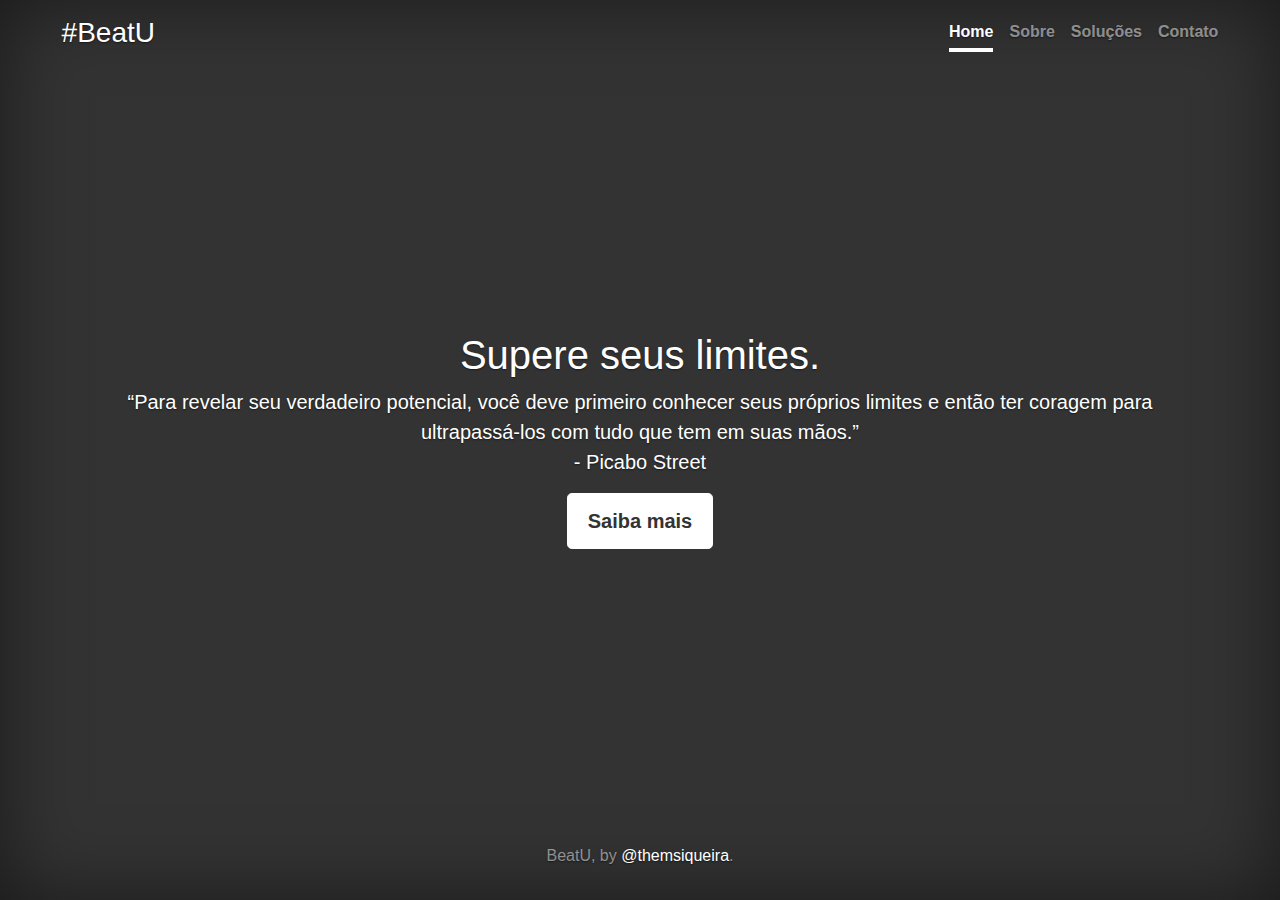
<file: index.html>
<!doctype html>
<html lang="en">
  <head>
    <meta charset="utf-8">
    <meta name="viewport" content="width=device-width, initial-scale=1, shrink-to-fit=no">
    <link rel="icon" type="image/png" href="./aventureiro.png"/>
    <meta name="description" content="">
    <meta name="author" content="">
    <link rel="stylesheet" href="https://maxcdn.bootstrapcdn.com/bootstrap/4.5.2/css/bootstrap.min.css">
    <script src="https://ajax.googleapis.com/ajax/libs/jquery/3.5.1/jquery.min.js"></script>
    <script src="https://cdnjs.cloudflare.com/ajax/libs/popper.js/1.16.0/umd/popper.min.js"></script>
    <script src="https://maxcdn.bootstrapcdn.com/bootstrap/4.5.2/js/bootstrap.min.js"></script>

    <title>BeatU - Ajudando você a superar limites</title>
    <link href="index.css" rel="stylesheet">
  </head>


  <body class="text-center">

    <div class="cover-container d-flex h-100 p-3 mx-auto flex-column">
      <header class="masthead mb-auto">
        <div class="inner">
          <h3 class="masthead-brand"><a href="./index.html">#BeatU</a></h3>
          <nav class="nav nav-masthead justify-content-center">
            <a class="nav-link active" href="./index.html">Home</a>
            <a class="nav-link" href="./about.html">Sobre</a>
            <a class="nav-link" href="./jobs.html">Soluções</a>
            <a class="nav-link" href="./contact.html">Contato</a>
          </nav>
        </div>
      </header>

      <main role="main" class="inner cover">
        <h1 class="cover-heading">Supere seus limites.</h1>
        <p class="lead">
          “Para revelar seu verdadeiro potencial, você deve primeiro conhecer seus próprios limites e então ter coragem para ultrapassá-los com tudo que tem em suas mãos.” 
          </br> - Picabo Street
        </p>
        <p class="lead">
          <a href="./about.html" class="btn btn-lg btn-secondary">Saiba mais</a>
        </p>
      </main>
  
      <footer class="mastfoot mt-auto">
        <div class="inner">
          <p>BeatU, by <a href="https://github.com/themsiqueira">@themsiqueira</a>.</p>
        </div>
      </footer>
    </div>

    
  </body>
</html>
</file>
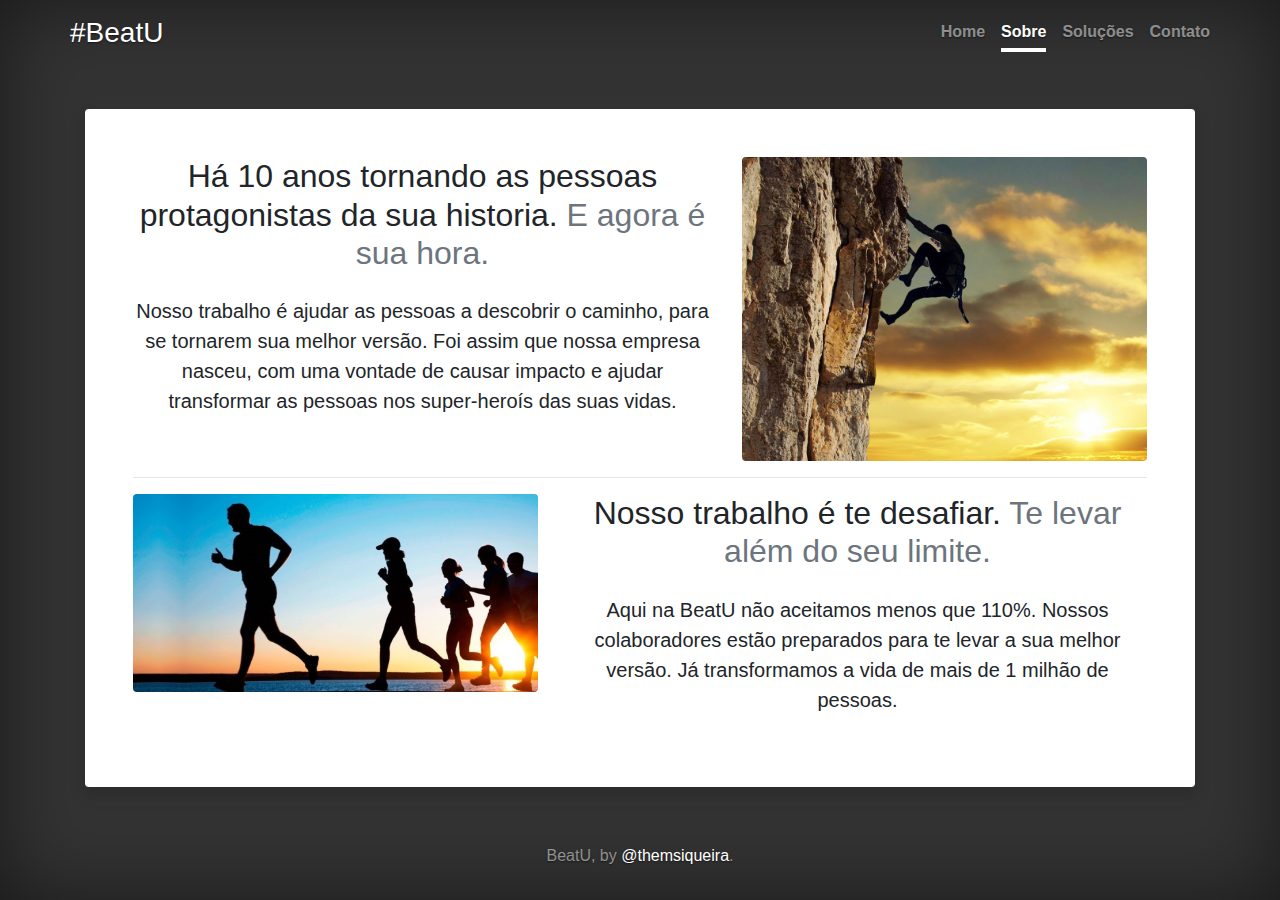
<file: about.html>
<!doctype html>
<html lang="en">
  <head>
    <meta charset="utf-8">
    <meta name="viewport" content="width=device-width, initial-scale=1, shrink-to-fit=no">
    <link rel="icon" type="image/png" href="./aventureiro.png"/>
    <meta name="description" content="">
    <meta name="author" content="">
    <link rel="stylesheet" href="https://maxcdn.bootstrapcdn.com/bootstrap/4.5.2/css/bootstrap.min.css">
    <script src="https://ajax.googleapis.com/ajax/libs/jquery/3.5.1/jquery.min.js"></script>
    <script src="https://cdnjs.cloudflare.com/ajax/libs/popper.js/1.16.0/umd/popper.min.js"></script>
    <script src="https://maxcdn.bootstrapcdn.com/bootstrap/4.5.2/js/bootstrap.min.js"></script>
    <script>
      $(document).ready(function(){
        $('.toast').toast('show');
      });
    </script>

    <title>BeatU - Ajudando você a superar limites</title>
    <link href="about.css" rel="stylesheet">
  </head>


  <body class="text-center">

    <div class="cover-container d-flex h-100 p-3 mx-auto flex-column">
      <header class="masthead mb-auto">
        <div class="inner">
          <h3 class="masthead-brand"><a href="./index.html">#BeatU</a></h3>
          <nav class="nav nav-masthead justify-content-center">
            <a class="nav-link " href="./index.html">Home</a>
            <a class="nav-link active" href="./about.html">Sobre</a>
            <a class="nav-link" href="./jobs.html">Soluções</a>
            <a class="nav-link" href="./contact.html">Contato</a>
          </nav>
        </div>
      </header>

      <main role="main">
        <div class="container">
          <div class="card border-0 shadow my-5">
            <div class="card-body p-5">

              <div class="row featurette text-body">
                <div class="col-md-7">
                  <h2 class="featurette-heading">Há 10 anos tornando as pessoas protagonistas da sua historia. <span class="text-muted">E agora é sua hora.</span></h2>
                  <p class="lead my-4">Nosso trabalho é ajudar as pessoas a descobrir o caminho, para se tornarem sua melhor versão. Foi assim que nossa empresa nasceu, com uma vontade de causar impacto e ajudar transformar as pessoas nos super-heroís das suas vidas.</p>
                </div>
                <div class="col-md-5">
                  <img class="featurette-image img-fluid mx-auto rounded" src="climb.jpg" alt="Generic placeholder image">
                </div>
              </div>
      
              <hr class="featurette-divider">
      
              <div class="row featurette text-body">
                <div class="col-md-7 order-md-2">
                  <h2 class="featurette-heading">Nosso trabalho é te desafiar. <span class="text-muted">Te levar além do seu limite.</span></h2>
                  <p class="lead my-4">Aqui na BeatU não aceitamos menos que 110%. Nossos colaboradores estão preparados para te levar a sua melhor versão. Já transformamos a vida de mais de 1 milhão de pessoas.</p>
                </div>
                <div class="col-md-5 order-md-1">
                  <img class="featurette-image img-fluid mx-auto rounded" src="running.jpg" alt="Generic placeholder image">
                </div>
              </div>
      
            </div>
          </div>
        </div>
      </main>

      <footer class="mastfoot mt-auto">
        <div class="inner">
          <p>BeatU, by <a href="https://github.com/themsiqueira">@themsiqueira</a>.</p>
        </div>
      </footer>
    </div>
  </body>
</html>
</file>
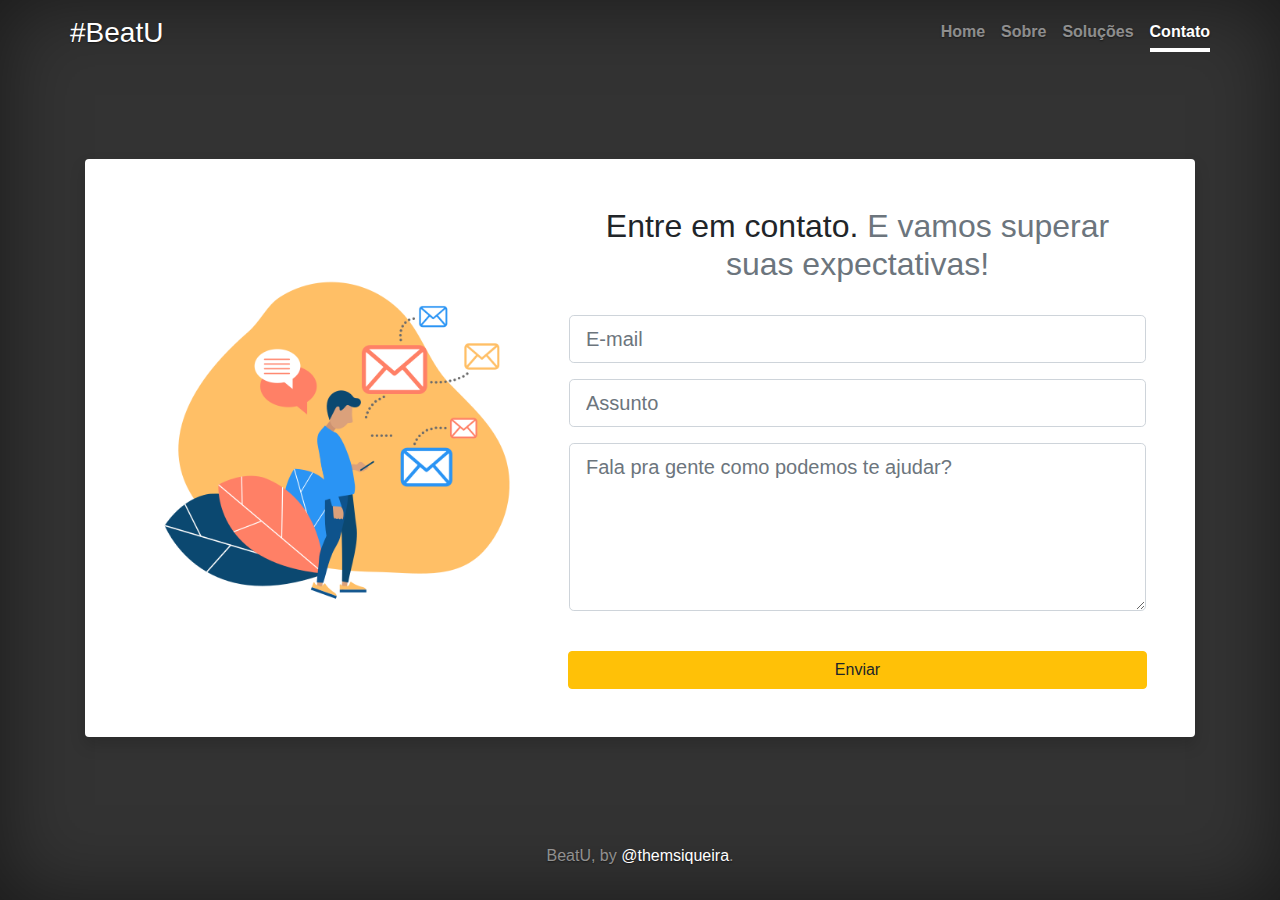
<file: contact.html>
<!doctype html>
<html lang="en">
  <head>
    <meta charset="utf-8">
    <meta name="viewport" content="width=device-width, initial-scale=1, shrink-to-fit=no">
    <link rel="icon" type="image/png" href="./aventureiro.png"/>
    <meta name="description" content="">
    <meta name="author" content="">
    <link rel="stylesheet" href="https://maxcdn.bootstrapcdn.com/bootstrap/4.5.2/css/bootstrap.min.css">
    <script src="https://ajax.googleapis.com/ajax/libs/jquery/3.5.1/jquery.min.js"></script>
    <script src="https://cdnjs.cloudflare.com/ajax/libs/popper.js/1.16.0/umd/popper.min.js"></script>
    <script src="https://maxcdn.bootstrapcdn.com/bootstrap/4.5.2/js/bootstrap.min.js"></script>
    <script>
      $(document).ready(function(){
        $(".close").click(function(){
          $("#myAlert").alert("close");
        });

        $("#form").click(function(){
          $("#myAlert").show();
          setTimeout(function pageRedirect() {
          window.location.replace("./index.html");
        }  , 3000);
        });
      });

    </script>

    <title>BeatU - Ajudando você a superar limites</title>
    <link href="about.css" rel="stylesheet">
  </head>


  <body class="text-center">

    <div class="cover-container d-flex h-100 p-3 mx-auto flex-column">
      <header class="masthead mb-auto">
        <div class="inner">
          <h3 class="masthead-brand"><a href="./index.html">#BeatU</a></h3>
          <nav class="nav nav-masthead justify-content-center">
            <a class="nav-link " href="./index.html">Home</a>
            <a class="nav-link" href="./about.html">Sobre</a>
            <a class="nav-link" href="./jobs.html">Soluções</a>
            <a class="nav-link active" href="./contact.html">Contato</a>
          </nav>
        </div>
      </header>

      <main role="main">
        <div class="container">
          <div class="card border-0 shadow my-5">
            <div class="card-body p-5">

              <div class="row featurette text-body">
                <div class="col-md-5 d-flex align-self-center">
                  <img class="featurette-image img-fluid mx-auto" src="./email.png" style="width: 400px; height: 400px;"/>
                </div>
                <div class="col-md-7">
                  <h2 class="featurette-heading">Entre em contato. <span class="text-muted">E vamos superar suas expectativas!</span></h2>
                  <form class="d-flex flex-column justify-content-end">
                    <div class="form-group p-3 row">
                      <input type="email" class="form-control form-control-lg my-2" id="colFormLabelLg" placeholder="E-mail">
                      <input type="text" class="form-control form-control-lg my-2" id="colFormLabelLg" placeholder="Assunto">
                      <textarea class="form-control form-control-lg my-2" rows="5" id="comment" placeholder="Fala pra gente como podemos te ajudar?"></textarea>
                    </div>
                    <button type="button" class="btn btn-warning" id="form">Enviar</button>
                  </form>
                </div>
              </div>
              <div class="alert alert-success alert-dismissible my-4" id="myAlert" style="display: none;">
                <a href="./index.html" class="close">&times;</a>
                <strong>Sucesso!</strong> Aguarde nosso retorno, em seu e-mail informado.
              </div>
            </div>
          </div>
        </div>
      </main>

      <footer class="mastfoot mt-auto">
        <div class="inner">
          <p>BeatU, by <a href="https://github.com/themsiqueira">@themsiqueira</a>.</p>
        </div>
      </footer>
    </div>
  </body>
</html>
</file>
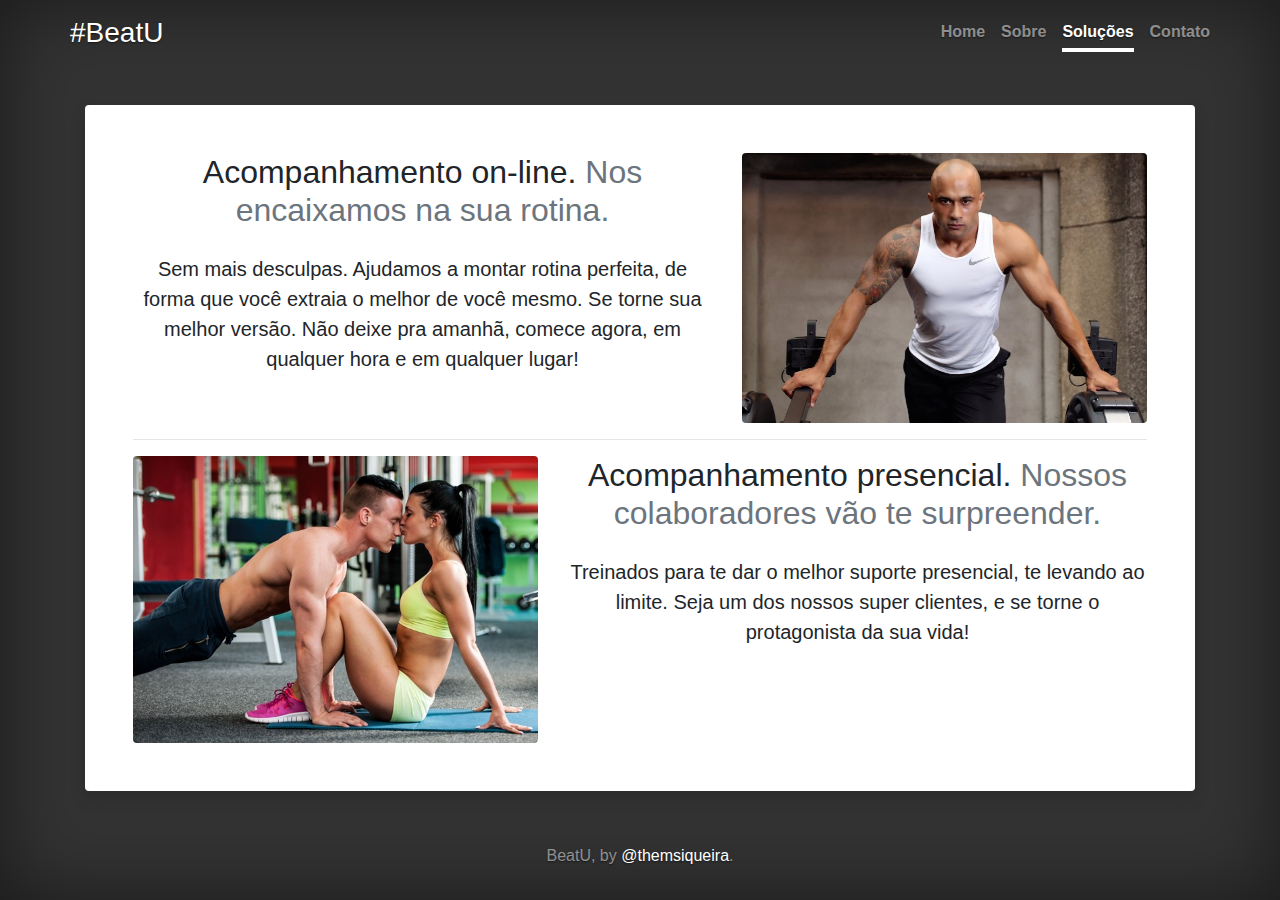
<file: jobs.html>
<!doctype html>
<html lang="en">
  <head>
    <meta charset="utf-8">
    <meta name="viewport" content="width=device-width, initial-scale=1, shrink-to-fit=no">
    <link rel="icon" type="image/png" href="./aventureiro.png"/>
    <meta name="description" content="">
    <meta name="author" content="">
    <link rel="stylesheet" href="https://maxcdn.bootstrapcdn.com/bootstrap/4.5.2/css/bootstrap.min.css">
    <script src="https://ajax.googleapis.com/ajax/libs/jquery/3.5.1/jquery.min.js"></script>
    <script src="https://cdnjs.cloudflare.com/ajax/libs/popper.js/1.16.0/umd/popper.min.js"></script>
    <script src="https://maxcdn.bootstrapcdn.com/bootstrap/4.5.2/js/bootstrap.min.js"></script>

    <title>BeatU - Ajudando você a superar limites</title>
    <link href="about.css" rel="stylesheet">
  </head>


  <body class="text-center">

    <div class="cover-container d-flex h-100 p-3 mx-auto flex-column">
      <header class="masthead mb-auto">
        <div class="inner">
          <h3 class="masthead-brand"><a href="./index.html">#BeatU</a></h3>
          <nav class="nav nav-masthead justify-content-center">
            <a class="nav-link" href="./index.html">Home</a>
            <a class="nav-link" href="./about.html">Sobre</a>
            <a class="nav-link active" href="./jobs.html">Soluções</a>
            <a class="nav-link" href="./contact.html">Contato</a>
          </nav>
        </div>
      </header>

      <main role="main">
        <div class="container">
          <div class="card border-0 shadow my-5">
            <div class="card-body p-5">

              <div class="row featurette text-body">
                <div class="col-md-7">
                  <h2 class="featurette-heading">Acompanhamento on-line. <span class="text-muted">Nos encaixamos na sua rotina.</span></h2>
                  <p class="lead my-4">Sem mais desculpas. Ajudamos a montar rotina perfeita, de forma que você extraia o melhor de você mesmo. Se torne sua melhor versão. Não deixe pra amanhã, comece agora, em qualquer hora e em qualquer lugar!</p>
                </div>
                <div class="col-md-5">
                  <img class="featurette-image img-fluid mx-auto rounded" src="instrutortwo.jpg" alt="Generic placeholder image">
                </div>
              </div>
      
              <hr class="featurette-divider">
      
              <div class="row featurette text-body">
                <div class="col-md-7 order-md-2">
                  <h2 class="featurette-heading">Acompanhamento presencial. <span class="text-muted">Nossos colaboradores vão te surpreender.</span></h2>
                  <p class="lead my-4">Treinados para te dar o melhor suporte presencial, te levando ao limite. Seja um dos nossos super clientes, e se torne o protagonista da sua vida!</p>
                </div>
                <div class="col-md-5 order-md-1">
                  <img class="featurette-image img-fluid mx-auto rounded" src="intrutorone.jpg" alt="Generic placeholder image">
                </div>
              </div>
      
            </div>
          </div>
        </div>
      </main>

      <footer class="mastfoot mt-auto">
        <div class="inner">
          <p>BeatU, by <a href="https://github.com/themsiqueira">@themsiqueira</a>.</p>
        </div>
      </footer>
    </div>
  </body>
</html>
</file>
<file: index.css>
/*
 * Globals
 */

/* Links */
a,
a:focus,
a:hover {
  color: #fff;
}

/* Custom default button */
.btn-secondary,
.btn-secondary:hover,
.btn-secondary:focus {
  color: #333;
  text-shadow: none; /* Prevent inheritance from `body` */
  background-color: #fff;
  border: .05rem solid #fff;
}


/*
 * Base structure
 */

html,
body {
  height: 100%;
  background-color: #333;
}

body {
    background: url('https://source.unsplash.com/twukN12EN7c/1920x1080') no-repeat center center fixed;
    -webkit-background-size: cover;
    -moz-background-size: cover;
    background-size: cover;
    -o-background-size: cover;
    display: -ms-flexbox;
    display: -webkit-box;
    display: flex;
    -ms-flex-pack: center;
    -webkit-box-pack: center;
    justify-content: center;
    color: #fff;
    text-shadow: 0 .05rem .1rem rgba(0, 0, 0, .5);
    box-shadow: inset 0 0 5rem rgba(0, 0, 0, .5);
}

.cover-container {
  max-width: 74.3em;
}

/*
 * Header
 */
.masthead {
  margin-bottom: 2rem;
}

.masthead-brand {
  margin-bottom: 0;
}

.nav-masthead .nav-link {
  padding: .25rem 0;
  font-weight: 700;
  color: rgba(255, 255, 255, .5);
  background-color: transparent;
  border-bottom: .25rem solid transparent;
}

.nav-masthead .nav-link:hover,
.nav-masthead .nav-link:focus {
  border-bottom-color: rgba(255, 255, 255, .25);
}

.nav-masthead .nav-link + .nav-link {
  margin-left: 1rem;
}

.nav-masthead .active {
  color: #fff;
  border-bottom-color: #fff;
}

@media (min-width: 48em) {
  .masthead-brand {
    float: left;
  }
  .nav-masthead {
    float: right;
  }
}


/*
 * Cover
 */
.cover {
  padding: 0 1.5rem;
}
.cover .btn-lg {
  padding: .75rem 1.25rem;
  font-weight: 700;
}


/*
 * Footer
 */
.mastfoot {
  color: rgba(255, 255, 255, .5);
}
</file>
<file: about.css>
/*
 * Globals
 */

/* Links */
a,
a:focus,
a:hover {
  color: #fff;
}

.text-body {
  color: #333;
  text-shadow: none;
}

/* Custom default button */
.btn-secondary,
.btn-secondary:hover,
.btn-secondary:focus {
  color: #333;
  text-shadow: none; /* Prevent inheritance from `body` */
  background-color: #fff;
  border: .05rem solid #fff;
}


/*
 * Base structure
 */
html,
body {
  height: 100%;
  background-color: #333;
}

body {
    background: url('https://source.unsplash.com/twukN12EN7c/1920x1080') no-repeat center center fixed;
    -webkit-background-size: cover;
    -moz-background-size: cover;
    background-size: cover;
    -o-background-size: cover;
    display: -ms-flexbox;
    display: -webkit-box;
    display: flex;
    -ms-flex-pack: center;
    -webkit-box-pack: center;
    justify-content: center;
    color: #fff;
    text-shadow: 0 .05rem .1rem rgba(0, 0, 0, .5);
    box-shadow: inset 0 0 5rem rgba(0, 0, 0, .5);
}

/*
 * Header
 */
.masthead {
  margin-bottom: 2rem;
}

.masthead-brand {
  margin-bottom: 0;
}

.nav-masthead .nav-link {
  padding: .25rem 0;
  font-weight: 700;
  color: rgba(255, 255, 255, .5);
  background-color: transparent;
  border-bottom: .25rem solid transparent;
}

.nav-masthead .nav-link:hover,
.nav-masthead .nav-link:focus {
  border-bottom-color: rgba(255, 255, 255, .25);
}

.nav-masthead .nav-link + .nav-link {
  margin-left: 1rem;
}

.nav-masthead .active {
  color: #fff;
  border-bottom-color: #fff;
}

@media (min-width: 48em) {
  .masthead-brand {
    float: left;
  }
  .nav-masthead {
    float: right;
  }
}


/*
 * Cover
 */
.cover {
  padding: 0 1.5rem;
}
.cover .btn-lg {
  padding: .75rem 1.25rem;
  font-weight: 700;
}

/*
 * Footer
 */
 .mastfoot {
    color: rgba(255, 255, 255, .5);
  }
</file>
